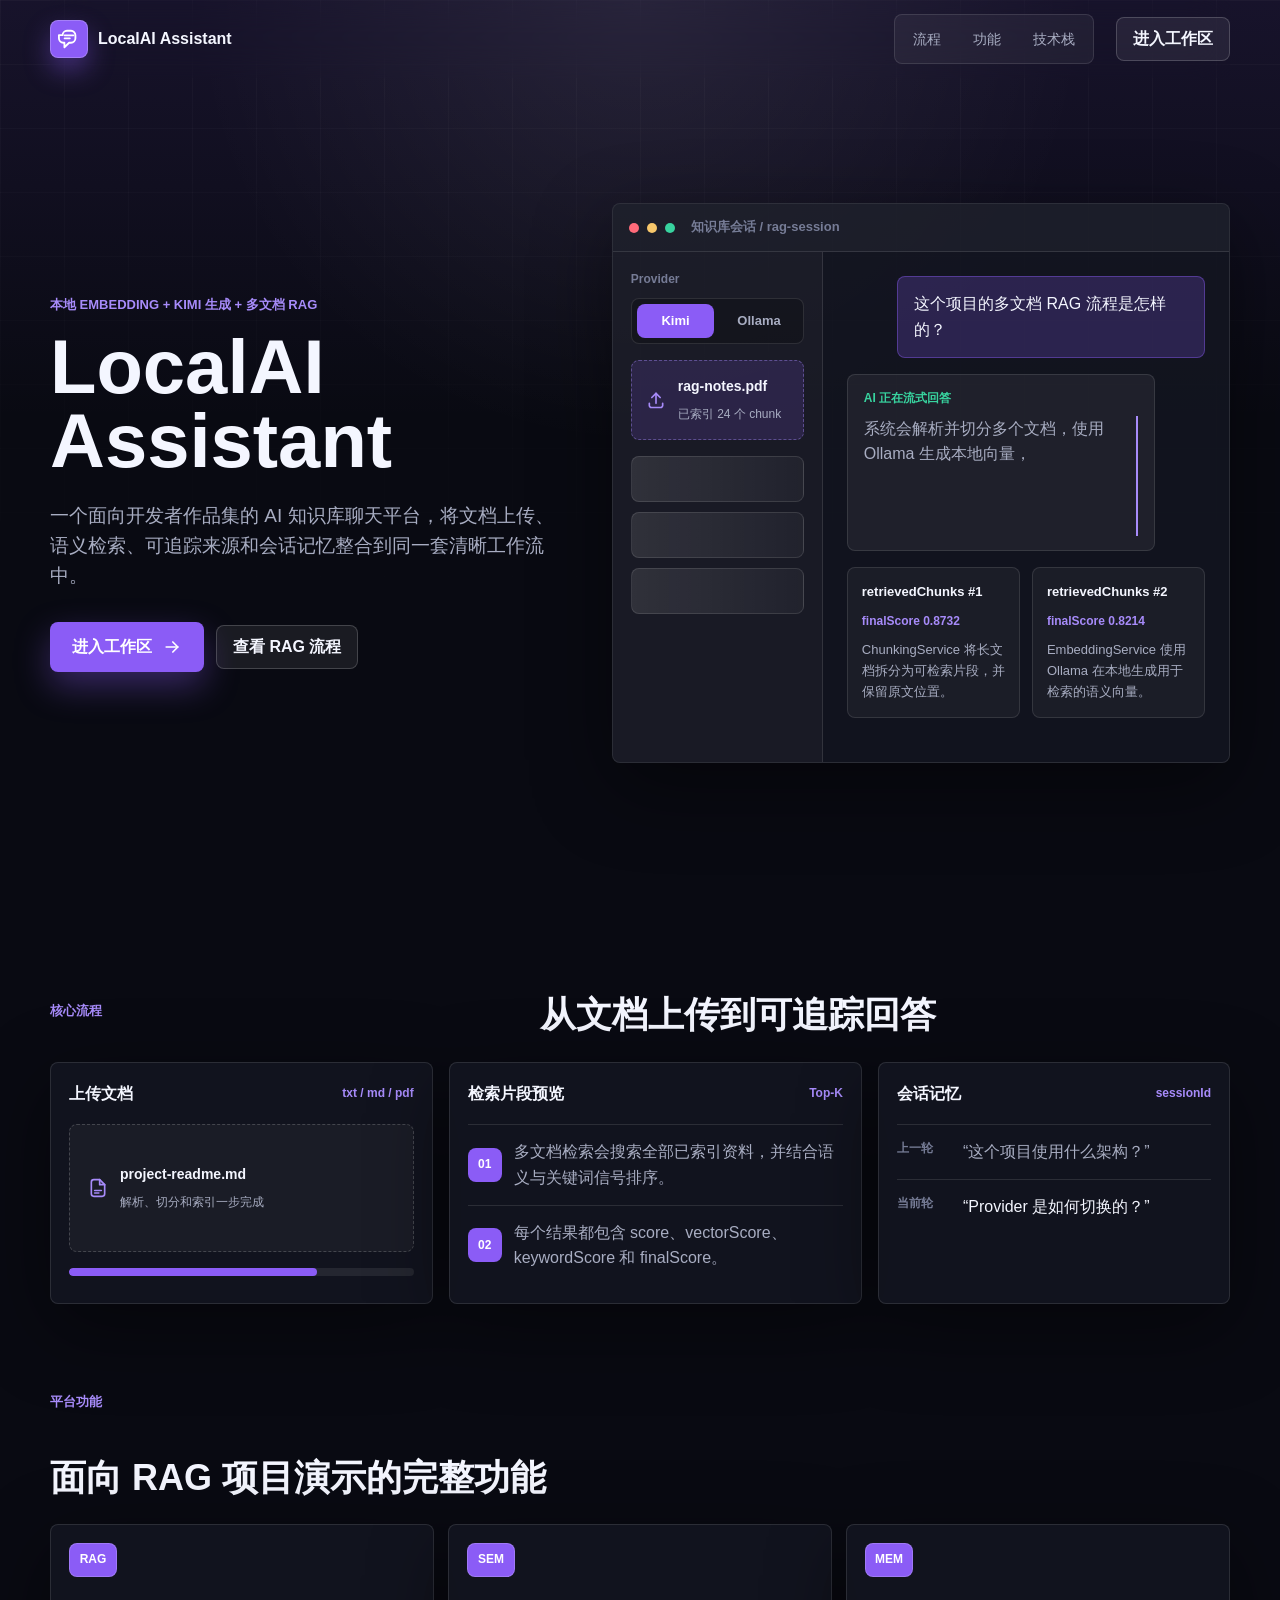
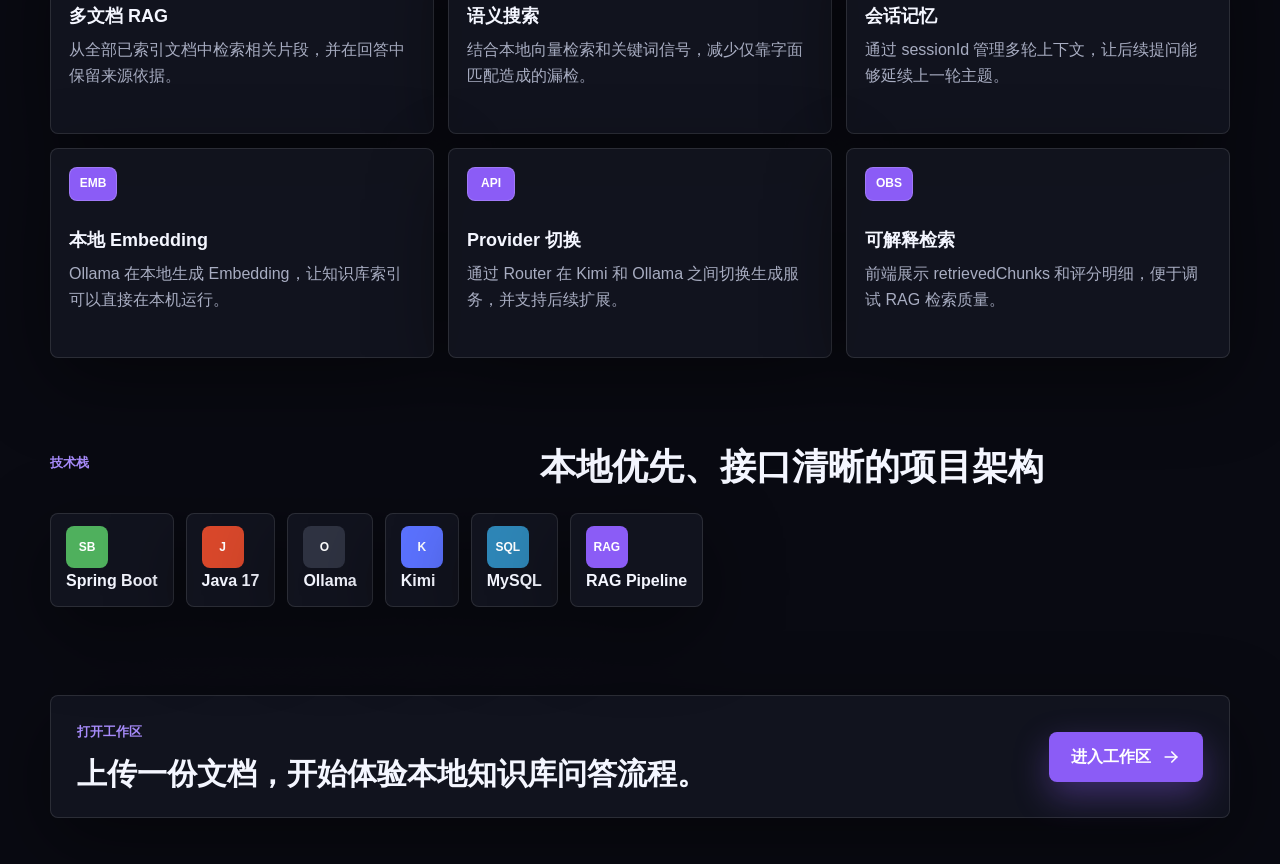
<file: src/main/resources/static/index.html>
<!doctype html>
<html lang="zh-CN">
<head>
  <meta charset="UTF-8">
  <meta name="viewport" content="width=device-width, initial-scale=1.0">
  <meta name="description" content="LocalAI Assistant 是一个本地 AI 知识库聊天平台，支持多文档 RAG、语义检索、会话记忆、本地 Embedding 与 Provider 切换。">
  <meta http-equiv="Cache-Control" content="no-cache">
  <title>LocalAI Assistant | 本地 AI 知识库聊天平台</title>
  <link rel="icon" type="image/svg+xml" href="data:image/svg+xml,%3Csvg xmlns='http://www.w3.org/2000/svg' viewBox='0 0 64 64'%3E%3Crect width='64' height='64' rx='16' fill='%236d4aff'/%3E%3Cpath d='M17 24a9 9 0 0 1 9-9h13a9 9 0 0 1 9 9v7a9 9 0 0 1-9 9h-8l-10 7v-7h-4a9 9 0 0 1-9-9z' fill='none' stroke='white' stroke-width='4' stroke-linecap='round'/%3E%3Cpath d='M25 27h17M25 34h10' stroke='white' stroke-width='4' stroke-linecap='round'/%3E%3C/svg%3E">
  <link rel="stylesheet" href="./style.css?v=20260603-landing">
</head>
<body>
  <a class="skip-link" href="#main">跳到主要内容</a>

  <header class="site-header" aria-label="站点导航">
    <a class="brand" href="#top" aria-label="LocalAI Assistant 首页">
      <span class="brand-mark" aria-hidden="true">
        <svg viewBox="0 0 24 24">
          <path d="M5 7.8A4.8 4.8 0 0 1 9.8 3h4.4A4.8 4.8 0 0 1 19 7.8v3.5a4.8 4.8 0 0 1-4.8 4.8h-2.1L7 21v-4.9H5.8A4.8 4.8 0 0 1 1 11.3V7.8z"></path>
          <path d="M7.2 8h9.6M7.2 11.3h5.7"></path>
        </svg>
      </span>
      <span>LocalAI Assistant</span>
    </a>
    <nav class="nav-links" aria-label="页面导航">
      <a href="#workflow">流程</a>
      <a href="#features">功能</a>
      <a href="#stack">技术栈</a>
    </nav>
    <a class="header-cta" href="./workspace.html">进入工作区</a>
  </header>

  <main id="main">
    <section id="top" class="hero-section">
      <div class="hero-copy">
        <p class="eyebrow">本地 Embedding + Kimi 生成 + 多文档 RAG</p>
        <h1>LocalAI Assistant</h1>
        <p class="hero-lead">一个面向开发者作品集的 AI 知识库聊天平台，将文档上传、语义检索、可追踪来源和会话记忆整合到同一套清晰工作流中。</p>
        <div class="hero-actions">
          <a class="primary-cta" href="./workspace.html">
            <span>进入工作区</span>
            <svg viewBox="0 0 24 24" aria-hidden="true">
              <path d="M5 12h14"></path>
              <path d="m13 6 6 6-6 6"></path>
            </svg>
          </a>
          <a class="secondary-cta" href="#workflow">查看 RAG 流程</a>
        </div>
      </div>

      <div class="hero-visual" aria-label="LocalAI Assistant 对话预览">
        <div class="product-shell">
          <div class="product-topbar">
            <span></span>
            <span></span>
            <span></span>
            <strong>知识库会话 / rag-session</strong>
          </div>
          <div class="product-grid">
            <aside class="preview-sidebar">
              <div class="mini-section">
                <p>Provider</p>
                <div class="switch-row">
                  <span class="switch-pill active">Kimi</span>
                  <span class="switch-pill">Ollama</span>
                </div>
              </div>
              <div class="upload-preview">
                <svg viewBox="0 0 24 24" aria-hidden="true">
                  <path d="M12 16V4"></path>
                  <path d="m7 9 5-5 5 5"></path>
                  <path d="M4 16v2.5A2.5 2.5 0 0 0 6.5 21h11a2.5 2.5 0 0 0 2.5-2.5V16"></path>
                </svg>
                <div>
                  <strong>rag-notes.pdf</strong>
                  <span>已索引 24 个 chunk</span>
                </div>
              </div>
              <div class="doc-list">
                <span></span>
                <span></span>
                <span></span>
              </div>
            </aside>

            <section class="chat-preview">
              <div class="message-bubble user">这个项目的多文档 RAG 流程是怎样的？</div>
              <div class="message-bubble ai">
                <span class="role">AI 正在流式回答</span>
                <p class="stream-line" data-stream="系统会解析并切分多个文档，使用 Ollama 生成本地向量，通过 Hybrid Retrieval 召回 Top-K 结果，最后交给 Kimi 生成可追踪回答。">系统会解析并切分多个文档，使用 Ollama 生成本地向量，通过 Hybrid Retrieval 召回 Top-K 结果，最后交给 Kimi 生成可追踪回答。</p>
              </div>
              <div class="chunk-preview">
                <div>
                  <strong>retrievedChunks #1</strong>
                  <span>finalScore 0.8732</span>
                  <p>ChunkingService 将长文档拆分为可检索片段，并保留原文位置。</p>
                </div>
                <div>
                  <strong>retrievedChunks #2</strong>
                  <span>finalScore 0.8214</span>
                  <p>EmbeddingService 使用 Ollama 在本地生成用于检索的语义向量。</p>
                </div>
              </div>
            </section>
          </div>
        </div>
      </div>
    </section>

    <section id="workflow" class="workflow-section">
      <div class="section-heading">
        <p class="eyebrow">核心流程</p>
        <h2>从文档上传到可追踪回答</h2>
      </div>
      <div class="workflow-board">
        <article class="upload-panel">
          <div class="panel-header">
            <span>上传文档</span>
            <strong>txt / md / pdf</strong>
          </div>
          <div class="drop-zone">
            <svg viewBox="0 0 24 24" aria-hidden="true">
              <path d="M14 2H7a3 3 0 0 0-3 3v14a3 3 0 0 0 3 3h10a3 3 0 0 0 3-3V8z"></path>
              <path d="M14 2v6h6"></path>
              <path d="M8 15h8"></path>
              <path d="M8 18h5"></path>
            </svg>
            <div>
              <strong>project-readme.md</strong>
              <span>解析、切分和索引一步完成</span>
            </div>
          </div>
          <div class="progress-line"><span></span></div>
        </article>

        <article class="retrieval-panel">
          <div class="panel-header">
            <span>检索片段预览</span>
            <strong>Top-K</strong>
          </div>
          <div class="retrieval-item">
            <span class="rank">01</span>
            <p>多文档检索会搜索全部已索引资料，并结合语义与关键词信号排序。</p>
          </div>
          <div class="retrieval-item">
            <span class="rank">02</span>
            <p>每个结果都包含 score、vectorScore、keywordScore 和 finalScore。</p>
          </div>
        </article>

        <article class="session-panel">
          <div class="panel-header">
            <span>会话记忆</span>
            <strong>sessionId</strong>
          </div>
          <div class="memory-row">
            <span>上一轮</span>
            <p>“这个项目使用什么架构？”</p>
          </div>
          <div class="memory-row active">
            <span>当前轮</span>
            <p>“Provider 是如何切换的？”</p>
          </div>
        </article>
      </div>
    </section>

    <section id="features" class="feature-section">
      <div class="section-heading compact">
        <p class="eyebrow">平台功能</p>
        <h2>面向 RAG 项目演示的完整功能</h2>
      </div>
      <div class="feature-grid">
        <article class="feature-card">
          <span class="feature-icon">RAG</span>
          <h3>多文档 RAG</h3>
          <p>从全部已索引文档中检索相关片段，并在回答中保留来源依据。</p>
        </article>
        <article class="feature-card">
          <span class="feature-icon">SEM</span>
          <h3>语义搜索</h3>
          <p>结合本地向量检索和关键词信号，减少仅靠字面匹配造成的漏检。</p>
        </article>
        <article class="feature-card">
          <span class="feature-icon">MEM</span>
          <h3>会话记忆</h3>
          <p>通过 sessionId 管理多轮上下文，让后续提问能够延续上一轮主题。</p>
        </article>
        <article class="feature-card">
          <span class="feature-icon">EMB</span>
          <h3>本地 Embedding</h3>
          <p>Ollama 在本地生成 Embedding，让知识库索引可以直接在本机运行。</p>
        </article>
        <article class="feature-card">
          <span class="feature-icon">API</span>
          <h3>Provider 切换</h3>
          <p>通过 Router 在 Kimi 和 Ollama 之间切换生成服务，并支持后续扩展。</p>
        </article>
        <article class="feature-card">
          <span class="feature-icon">OBS</span>
          <h3>可解释检索</h3>
          <p>前端展示 retrievedChunks 和评分明细，便于调试 RAG 检索质量。</p>
        </article>
      </div>
    </section>

    <section id="stack" class="stack-section">
      <div class="section-heading">
        <p class="eyebrow">技术栈</p>
        <h2>本地优先、接口清晰的项目架构</h2>
      </div>
      <div class="logo-strip" aria-label="技术栈">
        <div class="tech-logo spring"><span>SB</span><strong>Spring Boot</strong></div>
        <div class="tech-logo java"><span>J</span><strong>Java 17</strong></div>
        <div class="tech-logo ollama"><span>O</span><strong>Ollama</strong></div>
        <div class="tech-logo kimi"><span>K</span><strong>Kimi</strong></div>
        <div class="tech-logo mysql"><span>SQL</span><strong>MySQL</strong></div>
        <div class="tech-logo rag"><span>RAG</span><strong>RAG Pipeline</strong></div>
      </div>
    </section>

    <section class="final-cta">
      <div>
        <p class="eyebrow">打开工作区</p>
        <h2>上传一份文档，开始体验本地知识库问答流程。</h2>
      </div>
      <a class="primary-cta" href="./workspace.html">
        <span>进入工作区</span>
        <svg viewBox="0 0 24 24" aria-hidden="true">
          <path d="M5 12h14"></path>
          <path d="m13 6 6 6-6 6"></path>
        </svg>
      </a>
    </section>
  </main>
  <script src="./landing.js?v=20260603-landing"></script>
</body>
</html>
</file>
<file: src/main/resources/static/style.css>
:root {
  --bg: #090a12;
  --bg-soft: #0f111b;
  --surface: #141622;
  --surface-strong: #191c2b;
  --text: #f4f6ff;
  --muted: #a8adc2;
  --subtle: #767c96;
  --border: rgba(255, 255, 255, 0.11);
  --border-strong: rgba(255, 255, 255, 0.18);
  --accent: #8b5cf6;
  --accent-strong: #a78bfa;
  --accent-soft: rgba(139, 92, 246, 0.16);
  --green: #38d39f;
  --blue: #62a8ff;
  --warning: #f7c76b;
  --danger: #ff6b7a;
  --shadow: 0 24px 80px rgba(0, 0, 0, 0.46);
  --radius: 8px;
  --max: 1180px;
}

* {
  box-sizing: border-box;
}

html {
  scroll-behavior: smooth;
}

body {
  min-height: 100vh;
  margin: 0;
  color: var(--text);
  background:
    linear-gradient(180deg, rgba(139, 92, 246, 0.11), transparent 420px),
    radial-gradient(circle at 50% 0, rgba(255, 255, 255, 0.08), transparent 28rem),
    var(--bg);
  font-family: ui-sans-serif, -apple-system, BlinkMacSystemFont, "Segoe UI", "PingFang SC", "Microsoft YaHei", Arial, sans-serif;
  font-size: 16px;
  line-height: 1.6;
}

body::before {
  position: fixed;
  inset: 0;
  z-index: -1;
  pointer-events: none;
  content: "";
  background-image:
    linear-gradient(rgba(255, 255, 255, 0.035) 1px, transparent 1px),
    linear-gradient(90deg, rgba(255, 255, 255, 0.035) 1px, transparent 1px);
  background-size: 64px 64px;
  mask-image: linear-gradient(to bottom, rgba(0, 0, 0, 0.85), transparent 72%);
}

a {
  color: inherit;
  text-decoration: none;
}

button,
input,
select,
textarea {
  font: inherit;
}

svg {
  display: block;
  width: 20px;
  height: 20px;
  fill: none;
  stroke: currentColor;
  stroke-linecap: round;
  stroke-linejoin: round;
  stroke-width: 2;
}

h1,
h2,
h3,
p {
  margin-top: 0;
}

h1 {
  margin-bottom: 22px;
  font-size: 76px;
  line-height: 0.98;
  letter-spacing: 0;
}

h2 {
  margin-bottom: 0;
  font-size: 36px;
  line-height: 1.15;
  letter-spacing: 0;
}

h3 {
  margin-bottom: 10px;
  font-size: 18px;
  line-height: 1.25;
}

.skip-link {
  position: fixed;
  top: 14px;
  left: 14px;
  z-index: 100;
  transform: translateY(-140%);
  padding: 10px 14px;
  color: #fff;
  border: 1px solid var(--border-strong);
  border-radius: var(--radius);
  background: var(--accent);
}

.skip-link:focus {
  transform: translateY(0);
}

.site-header {
  position: sticky;
  top: 0;
  z-index: 30;
  display: grid;
  grid-template-columns: 1fr auto auto;
  gap: 22px;
  align-items: center;
  width: min(var(--max), calc(100% - 40px));
  min-height: 72px;
  margin: 0 auto;
  padding: 14px 0;
  backdrop-filter: blur(18px);
}

.brand,
.nav-links,
.hero-actions,
.primary-cta,
.secondary-cta,
.header-cta,
.logo-strip,
.product-topbar,
.switch-row,
.upload-preview,
.panel-header,
.drop-zone,
.retrieval-item,
.memory-row,
.final-cta {
  display: flex;
  align-items: center;
}

.brand {
  gap: 10px;
  min-width: 0;
  font-weight: 850;
}

.brand-mark {
  display: grid;
  place-items: center;
  flex: 0 0 auto;
  width: 38px;
  height: 38px;
  color: #fff;
  border: 1px solid rgba(255, 255, 255, 0.22);
  border-radius: var(--radius);
  background: var(--accent);
  box-shadow: 0 12px 26px rgba(139, 92, 246, 0.38);
}

.brand-mark svg {
  width: 22px;
  height: 22px;
}

.nav-links {
  gap: 8px;
  padding: 6px;
  border: 1px solid var(--border);
  border-radius: var(--radius);
  background: rgba(255, 255, 255, 0.05);
}

.nav-links a {
  min-height: 36px;
  padding: 7px 12px;
  color: var(--muted);
  border-radius: var(--radius);
  font-size: 14px;
}

.nav-links a:hover {
  color: var(--text);
  background: rgba(255, 255, 255, 0.08);
}

.header-cta,
.secondary-cta {
  justify-content: center;
  min-height: 44px;
  padding: 0 16px;
  color: var(--text);
  border: 1px solid var(--border-strong);
  border-radius: var(--radius);
  background: rgba(255, 255, 255, 0.07);
  font-weight: 760;
}

.hero-section {
  display: grid;
  grid-template-columns: minmax(0, 0.9fr) minmax(540px, 1.1fr);
  gap: 56px;
  align-items: center;
  width: min(var(--max), calc(100% - 40px));
  min-height: calc(100svh - 72px);
  margin: 0 auto;
  padding: 54px 0 72px;
}

.hero-copy {
  max-width: 560px;
  animation: rise-in 520ms ease-out both;
}

.eyebrow {
  margin-bottom: 14px;
  color: var(--accent-strong);
  font-size: 13px;
  font-weight: 850;
  letter-spacing: 0;
  text-transform: uppercase;
}

.hero-lead {
  max-width: 34rem;
  margin-bottom: 30px;
  color: var(--muted);
  font-size: 19px;
}

.hero-actions {
  flex-wrap: wrap;
  gap: 12px;
}

.primary-cta {
  justify-content: center;
  gap: 10px;
  min-height: 50px;
  padding: 0 22px;
  color: #fff;
  border-radius: var(--radius);
  background: var(--accent);
  box-shadow: 0 14px 34px rgba(139, 92, 246, 0.35);
  font-weight: 850;
}

.primary-cta:hover,
.header-cta:hover,
.secondary-cta:hover {
  transform: translateY(-1px);
}

.primary-cta,
.header-cta,
.secondary-cta,
.nav-links a,
.feature-card,
.tech-logo {
  transition: transform 180ms ease, border-color 180ms ease, background-color 180ms ease, color 180ms ease;
}

.hero-visual {
  animation: rise-in 680ms ease-out 100ms both;
}

.product-shell,
.upload-panel,
.retrieval-panel,
.session-panel,
.feature-card,
.tech-logo,
.final-cta {
  border: 1px solid var(--border);
  border-radius: var(--radius);
  background: rgba(20, 22, 34, 0.82);
  box-shadow: var(--shadow);
}

.product-shell {
  overflow: hidden;
}

.product-topbar {
  gap: 8px;
  min-height: 48px;
  padding: 0 16px;
  color: var(--subtle);
  border-bottom: 1px solid var(--border);
  background: rgba(255, 255, 255, 0.04);
}

.product-topbar span {
  width: 10px;
  height: 10px;
  border-radius: 50%;
  background: var(--danger);
}

.product-topbar span:nth-child(2) {
  background: var(--warning);
}

.product-topbar span:nth-child(3) {
  background: var(--green);
}

.product-topbar strong {
  margin-left: 8px;
  overflow: hidden;
  font-size: 13px;
  text-overflow: ellipsis;
  white-space: nowrap;
}

.product-grid {
  display: grid;
  grid-template-columns: 210px minmax(0, 1fr);
  min-height: 510px;
}

.preview-sidebar {
  display: grid;
  align-content: start;
  gap: 16px;
  padding: 18px;
  border-right: 1px solid var(--border);
  background: rgba(255, 255, 255, 0.03);
}

.mini-section p {
  margin-bottom: 8px;
  color: var(--subtle);
  font-size: 12px;
  font-weight: 800;
}

.switch-row {
  gap: 6px;
  padding: 5px;
  border: 1px solid var(--border);
  border-radius: var(--radius);
  background: rgba(0, 0, 0, 0.22);
}

.switch-pill {
  flex: 1;
  min-height: 34px;
  padding: 7px 9px;
  color: var(--muted);
  border-radius: var(--radius);
  text-align: center;
  font-size: 13px;
  font-weight: 760;
}

.switch-pill.active {
  color: #fff;
  background: var(--accent);
}

.upload-preview {
  gap: 12px;
  padding: 14px;
  border: 1px dashed rgba(167, 139, 250, 0.42);
  border-radius: var(--radius);
  background: var(--accent-soft);
}

.upload-preview svg,
.drop-zone svg {
  flex: 0 0 auto;
  color: var(--accent-strong);
}

.upload-preview strong,
.drop-zone strong {
  display: block;
  margin-bottom: 2px;
  overflow-wrap: anywhere;
  font-size: 14px;
}

.upload-preview span,
.drop-zone span {
  color: var(--muted);
  font-size: 12px;
}

.doc-list {
  display: grid;
  gap: 10px;
}

.doc-list span {
  height: 46px;
  border: 1px solid var(--border);
  border-radius: var(--radius);
  background: linear-gradient(90deg, rgba(255, 255, 255, 0.1), rgba(255, 255, 255, 0.04));
}

.chat-preview {
  display: grid;
  align-content: start;
  gap: 16px;
  padding: 24px;
}

.message-bubble {
  max-width: 86%;
  padding: 14px 16px;
  border: 1px solid var(--border);
  border-radius: var(--radius);
  color: var(--text);
  background: rgba(255, 255, 255, 0.06);
}

.message-bubble.user {
  justify-self: end;
  border-color: rgba(139, 92, 246, 0.42);
  background: rgba(139, 92, 246, 0.22);
}

.message-bubble.ai {
  position: relative;
  overflow: hidden;
}

.role {
  display: block;
  margin-bottom: 8px;
  color: var(--green);
  font-size: 12px;
  font-weight: 850;
}

.stream-line {
  min-height: 7.5em;
  margin: 0;
  color: var(--muted);
  border-right: 2px solid var(--accent-strong);
  animation: caret 760ms step-end infinite;
  white-space: pre-wrap;
}

.chunk-preview {
  display: grid;
  grid-template-columns: repeat(2, minmax(0, 1fr));
  gap: 12px;
}

.chunk-preview div {
  min-width: 0;
  padding: 14px;
  border: 1px solid var(--border);
  border-radius: var(--radius);
  background: rgba(255, 255, 255, 0.045);
}

.chunk-preview strong {
  display: block;
  margin-bottom: 4px;
  font-size: 13px;
}

.chunk-preview span {
  color: var(--accent-strong);
  font-size: 12px;
  font-weight: 850;
}

.chunk-preview p {
  margin: 8px 0 0;
  color: var(--muted);
  font-size: 13px;
}

.workflow-section,
.feature-section,
.stack-section,
.final-cta {
  width: min(var(--max), calc(100% - 40px));
  margin: 0 auto;
}

.workflow-section,
.feature-section,
.stack-section {
  padding: 88px 0 0;
}

.section-heading {
  display: grid;
  grid-template-columns: minmax(0, 0.8fr) minmax(0, 1.2fr);
  gap: 30px;
  align-items: end;
  margin-bottom: 26px;
}

.section-heading.compact {
  grid-template-columns: 1fr;
  max-width: 720px;
}

.workflow-board {
  display: grid;
  grid-template-columns: 1fr 1.08fr 0.92fr;
  gap: 16px;
}

.upload-panel,
.retrieval-panel,
.session-panel,
.feature-card {
  min-width: 0;
  padding: 18px;
}

.panel-header {
  justify-content: space-between;
  gap: 16px;
  margin-bottom: 18px;
}

.panel-header span {
  color: var(--text);
  font-weight: 850;
}

.panel-header strong {
  color: var(--accent-strong);
  font-size: 12px;
  font-weight: 850;
}

.drop-zone {
  gap: 12px;
  min-height: 128px;
  padding: 18px;
  border: 1px dashed rgba(255, 255, 255, 0.18);
  border-radius: var(--radius);
  background: rgba(255, 255, 255, 0.04);
}

.progress-line {
  height: 8px;
  margin-top: 16px;
  overflow: hidden;
  border-radius: 999px;
  background: rgba(255, 255, 255, 0.08);
}

.progress-line span {
  display: block;
  width: 72%;
  height: 100%;
  border-radius: inherit;
  background: var(--accent);
  animation: progress-pulse 2.4s ease-in-out infinite;
}

.retrieval-panel,
.session-panel {
  display: grid;
  align-content: start;
}

.retrieval-item,
.memory-row {
  gap: 12px;
  padding: 14px 0;
  border-top: 1px solid var(--border);
}

.rank {
  display: grid;
  place-items: center;
  flex: 0 0 auto;
  width: 34px;
  height: 34px;
  color: #fff;
  border-radius: var(--radius);
  background: var(--accent);
  font-size: 12px;
  font-weight: 850;
}

.retrieval-item p,
.memory-row p {
  margin: 0;
  color: var(--muted);
}

.memory-row {
  align-items: flex-start;
}

.memory-row span {
  flex: 0 0 auto;
  min-width: 54px;
  color: var(--subtle);
  font-size: 12px;
  font-weight: 850;
}

.memory-row.active p {
  color: var(--text);
}

.feature-grid {
  display: grid;
  grid-template-columns: repeat(3, minmax(0, 1fr));
  gap: 14px;
}

.feature-card {
  min-height: 210px;
}

.feature-card:hover,
.tech-logo:hover {
  transform: translateY(-3px);
  border-color: rgba(167, 139, 250, 0.42);
  background: rgba(24, 27, 42, 0.95);
}

.feature-icon {
  display: grid;
  place-items: center;
  width: 48px;
  height: 34px;
  margin-bottom: 28px;
  color: #fff;
  border: 1px solid rgba(255, 255, 255, 0.18);
  border-radius: var(--radius);
  background: var(--accent);
  font-size: 12px;
  font-weight: 900;
}

.feature-card p {
  margin-bottom: 0;
  color: var(--muted);
}

.logo-strip {
  flex-wrap: wrap;
  gap: 12px;
}

.tech-logo {
  gap: 12px;
  min-height: 68px;
  padding: 12px 15px;
}

.tech-logo span {
  display: grid;
  place-items: center;
  width: 42px;
  height: 42px;
  color: #fff;
  border-radius: var(--radius);
  font-size: 12px;
  font-weight: 900;
}

.tech-logo strong {
  white-space: nowrap;
}

.spring span {
  background: #4fb05d;
}

.java span {
  background: #d9482b;
}

.ollama span {
  background: #2f3342;
}

.kimi span {
  background: #5b72ff;
}

.mysql span {
  background: #2e86b7;
}

.rag span {
  background: var(--accent);
}

.final-cta {
  justify-content: space-between;
  gap: 24px;
  margin-top: 88px;
  margin-bottom: 46px;
  padding: 26px;
}

.final-cta h2 {
  max-width: 760px;
  font-size: 30px;
}

a:focus-visible,
button:focus-visible {
  outline: 3px solid rgba(167, 139, 250, 0.48);
  outline-offset: 3px;
}

@keyframes rise-in {
  from {
    transform: translateY(18px);
    opacity: 0;
  }
  to {
    transform: translateY(0);
    opacity: 1;
  }
}

@keyframes caret {
  50% {
    border-color: transparent;
  }
}

@keyframes progress-pulse {
  0%,
  100% {
    transform: translateX(-8%);
  }
  50% {
    transform: translateX(12%);
  }
}

@media (prefers-reduced-motion: reduce) {
  html {
    scroll-behavior: auto;
  }

  *,
  *::before,
  *::after {
    animation-duration: 1ms !important;
    animation-iteration-count: 1 !important;
    scroll-behavior: auto !important;
    transition-duration: 1ms !important;
  }

  .stream-line {
    white-space: normal;
  }
}

@media (max-width: 1040px) {
  h1 {
    font-size: 58px;
  }

  .hero-section {
    grid-template-columns: 1fr;
    gap: 34px;
    min-height: auto;
    padding-top: 42px;
  }

  .hero-copy {
    max-width: 760px;
  }

  .workflow-board,
  .feature-grid {
    grid-template-columns: 1fr 1fr;
  }

  .session-panel {
    grid-column: 1 / -1;
  }
}

@media (max-width: 760px) {
  body {
    background:
      linear-gradient(180deg, rgba(139, 92, 246, 0.12), transparent 340px),
      var(--bg);
  }

  h1 {
    font-size: 42px;
  }

  h2 {
    font-size: 28px;
  }

  .site-header {
    grid-template-columns: 1fr auto;
    width: min(100% - 28px, var(--max));
  }

  .brand span:last-child {
    overflow: hidden;
    text-overflow: ellipsis;
    white-space: nowrap;
  }

  .nav-links {
    display: none;
  }

  .header-cta {
    padding: 0 12px;
  }

  .hero-section,
  .workflow-section,
  .feature-section,
  .stack-section,
  .final-cta {
    width: min(100% - 28px, var(--max));
  }

  .hero-section {
    padding: 32px 0 52px;
  }

  .hero-lead {
    font-size: 17px;
  }

  .primary-cta,
  .secondary-cta {
    width: 100%;
  }

  .product-grid {
    grid-template-columns: 1fr;
  }

  .preview-sidebar {
    border-right: 0;
    border-bottom: 1px solid var(--border);
  }

  .message-bubble {
    max-width: 100%;
  }

  .stream-line {
    min-height: 0;
    white-space: normal;
  }

  .chunk-preview,
  .workflow-board,
  .feature-grid,
  .section-heading {
    grid-template-columns: 1fr;
  }

  .workflow-section,
  .feature-section,
  .stack-section {
    padding-top: 64px;
  }

  .feature-card {
    min-height: auto;
  }

  .final-cta {
    align-items: stretch;
    flex-direction: column;
    margin-top: 64px;
  }
}

@media (max-width: 430px) {
  .brand-mark {
    width: 34px;
    height: 34px;
  }

  .header-cta {
    min-width: 88px;
    font-size: 14px;
  }

  .product-topbar strong {
    max-width: 210px;
  }

  .logo-strip {
    display: grid;
    grid-template-columns: 1fr;
  }
}
</file>
